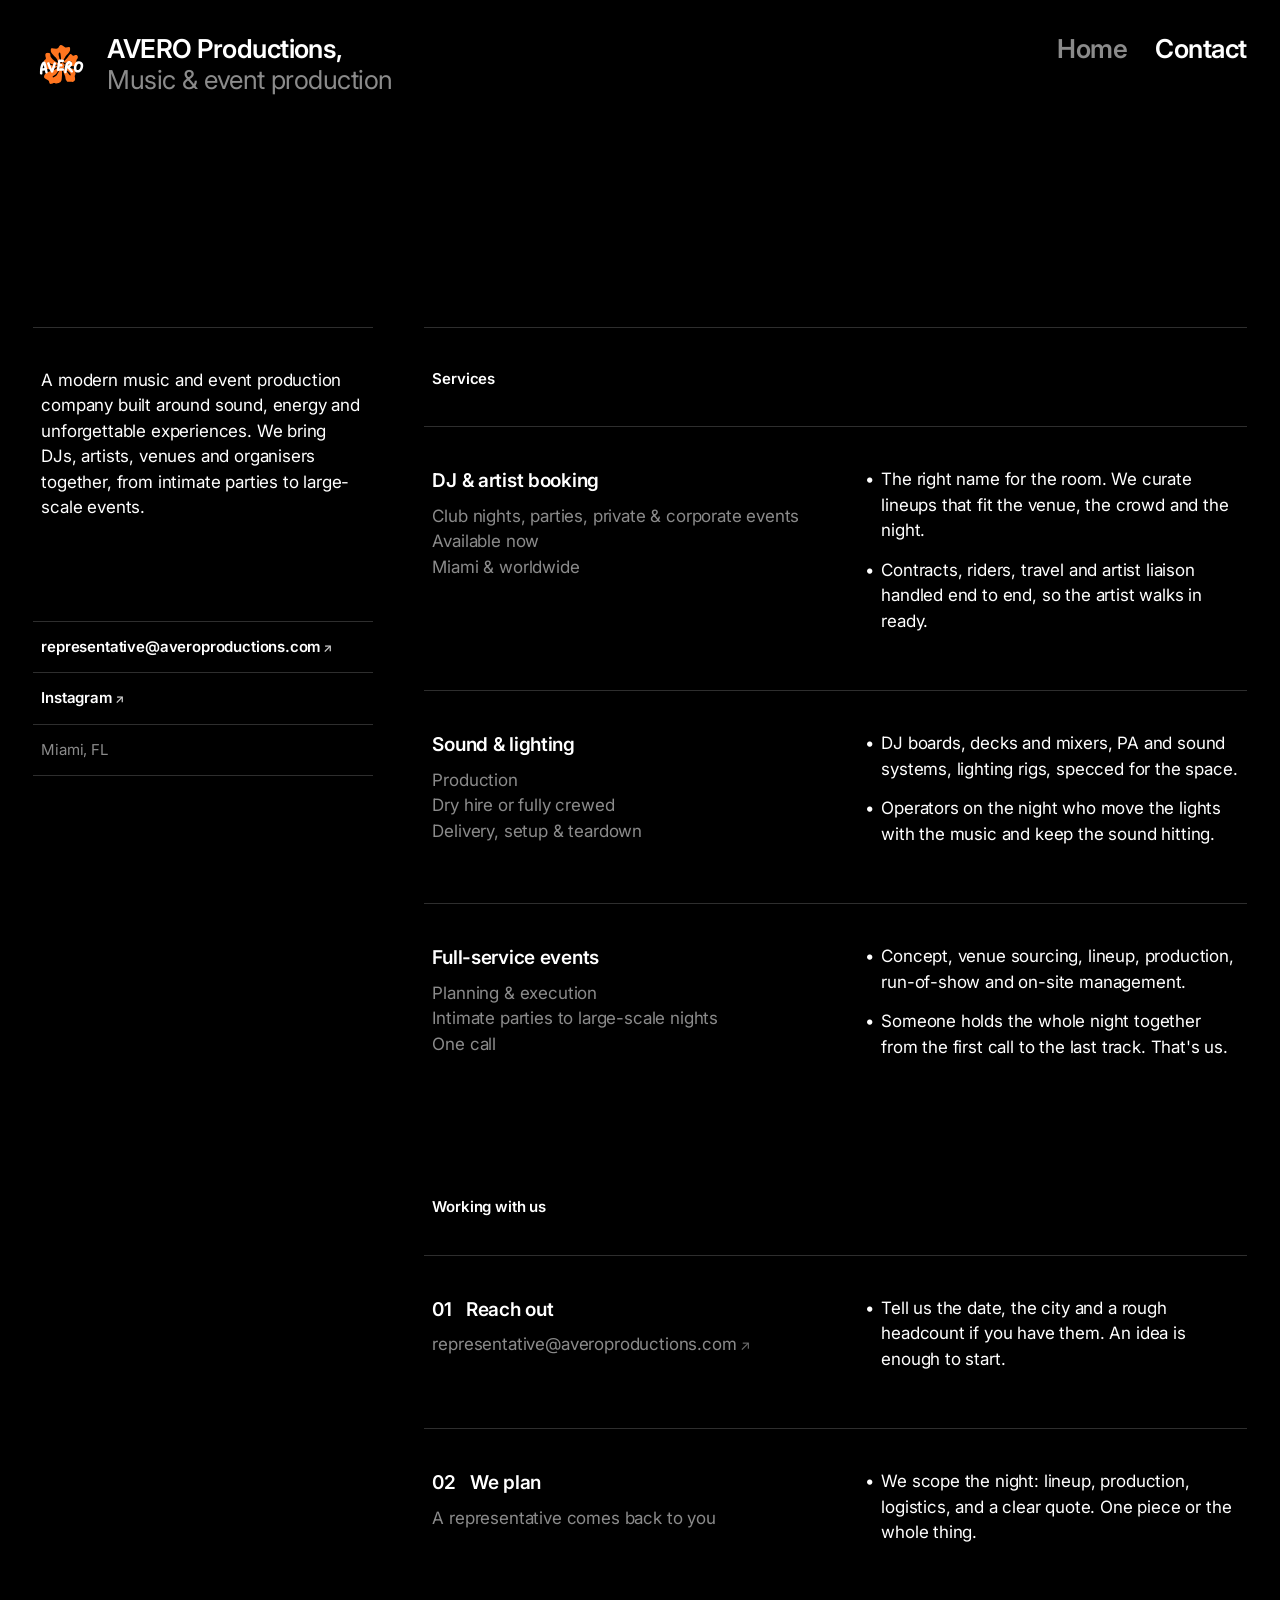
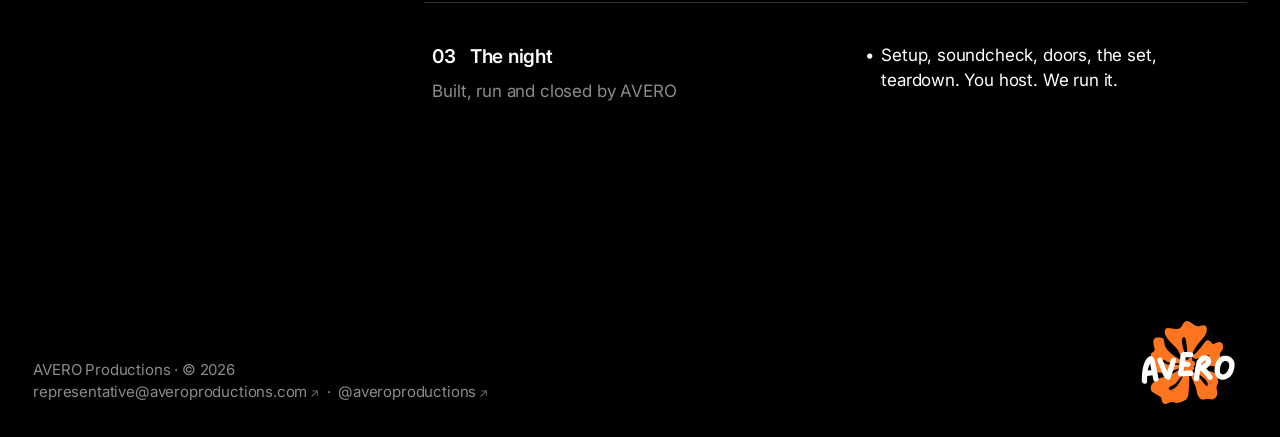
<file: index.html>
<!doctype html>
<html lang="en">
<head>
  <meta charset="utf-8">
  <meta name="viewport" content="width=device-width, initial-scale=1">
  <title>AVERO Productions</title>
  <meta name="description" content="AVERO Productions is a music and event production company. DJ & artist booking, sound and lighting, full-service events.">
  <link rel="icon" href="assets/logo/avero-white.svg" type="image/svg+xml">
  <link rel="preconnect" href="https://fonts.googleapis.com">
  <link rel="preconnect" href="https://fonts.gstatic.com" crossorigin>
  <link href="https://fonts.googleapis.com/css2?family=Inter:wght@400;600&display=swap" rel="stylesheet">
  <link rel="stylesheet" href="assets/styles.css?v=4">
</head>
<body>

<a href="#main" class="skip">Skip to content</a>

<header class="header">
  <a class="brand" href="index.html">
    <img src="assets/logo/avero-white.svg" alt="" width="56" height="39">
    <h1>AVERO Productions,<span>Music &amp; event production</span></h1>
  </a>
  <nav class="nav" aria-label="Primary">
    <a href="index.html" aria-current="page">Home</a>
    <a href="contact.html">Contact</a>
  </nav>
</header>

<main id="main" class="layout">

  <aside class="side">
    <p class="intro">A modern music and event production company built around sound, energy and unforgettable experiences. We bring DJs, artists, venues and organisers together, from intimate parties to large-scale events.</p>
    <div class="list">
      <a class="arrow" href="mailto:representative@averoproductions.com">representative@averoproductions.com</a>
      <a class="arrow" href="https://www.instagram.com/averoproductions/" target="_blank" rel="noopener">Instagram</a>
      <p>Miami, FL</p>
    </div>
  </aside>

  <div class="content">

    <section class="section" aria-labelledby="services">
      <span class="label" id="services">Services</span>

      <article class="row">
        <div>
          <h3>DJ &amp; artist booking</h3>
          <p class="meta">Club nights, parties, private &amp; corporate events<br>Available now<br>Miami &amp; worldwide</p>
        </div>
        <ul>
          <li>The right name for the room. We curate lineups that fit the venue, the crowd and the night.</li>
          <li>Contracts, riders, travel and artist liaison handled end to end, so the artist walks in ready.</li>
        </ul>
      </article>

      <article class="row">
        <div>
          <h3>Sound &amp; lighting</h3>
          <p class="meta">Production<br>Dry hire or fully crewed<br>Delivery, setup &amp; teardown</p>
        </div>
        <ul>
          <li>DJ boards, decks and mixers, PA and sound systems, lighting rigs, specced for the space.</li>
          <li>Operators on the night who move the lights with the music and keep the sound hitting.</li>
        </ul>
      </article>

      <article class="row">
        <div>
          <h3>Full-service events</h3>
          <p class="meta">Planning &amp; execution<br>Intimate parties to large-scale nights<br>One call</p>
        </div>
        <ul>
          <li>Concept, venue sourcing, lineup, production, run-of-show and on-site management.</li>
          <li>Someone holds the whole night together from the first call to the last track. That's us.</li>
        </ul>
      </article>
    </section>

    <section class="section" aria-labelledby="working">
      <span class="label" id="working">Working with us</span>

      <article class="row">
        <div>
          <h3>01 &nbsp; Reach out</h3>
          <p class="meta"><a class="arrow" href="mailto:representative@averoproductions.com">representative@averoproductions.com</a></p>
        </div>
        <ul>
          <li>Tell us the date, the city and a rough headcount if you have them. An idea is enough to start.</li>
        </ul>
      </article>

      <article class="row">
        <div>
          <h3>02 &nbsp; We plan</h3>
          <p class="meta">A representative comes back to you</p>
        </div>
        <ul>
          <li>We scope the night: lineup, production, logistics, and a clear quote. One piece or the whole thing.</li>
        </ul>
      </article>

      <article class="row">
        <div>
          <h3>03 &nbsp; The night</h3>
          <p class="meta">Built, run and closed by AVERO</p>
        </div>
        <ul>
          <li>Setup, soundcheck, doors, the set, teardown. You host. We run it.</li>
        </ul>
      </article>
    </section>

  </div>
</main>

<footer class="footer">
  <div>
    <p>AVERO Productions · © <span data-year>2026</span></p>
    <p><a class="arrow" href="mailto:representative@averoproductions.com">representative@averoproductions.com</a> &nbsp;·&nbsp; <a class="arrow" href="https://www.instagram.com/averoproductions/" target="_blank" rel="noopener">@averoproductions</a></p>
  </div>
  <img src="assets/logo/avero-white.svg" alt="AVERO" width="120" height="83">
</footer>

<script src="assets/main.js" defer></script>
</body>
</html>
</file>
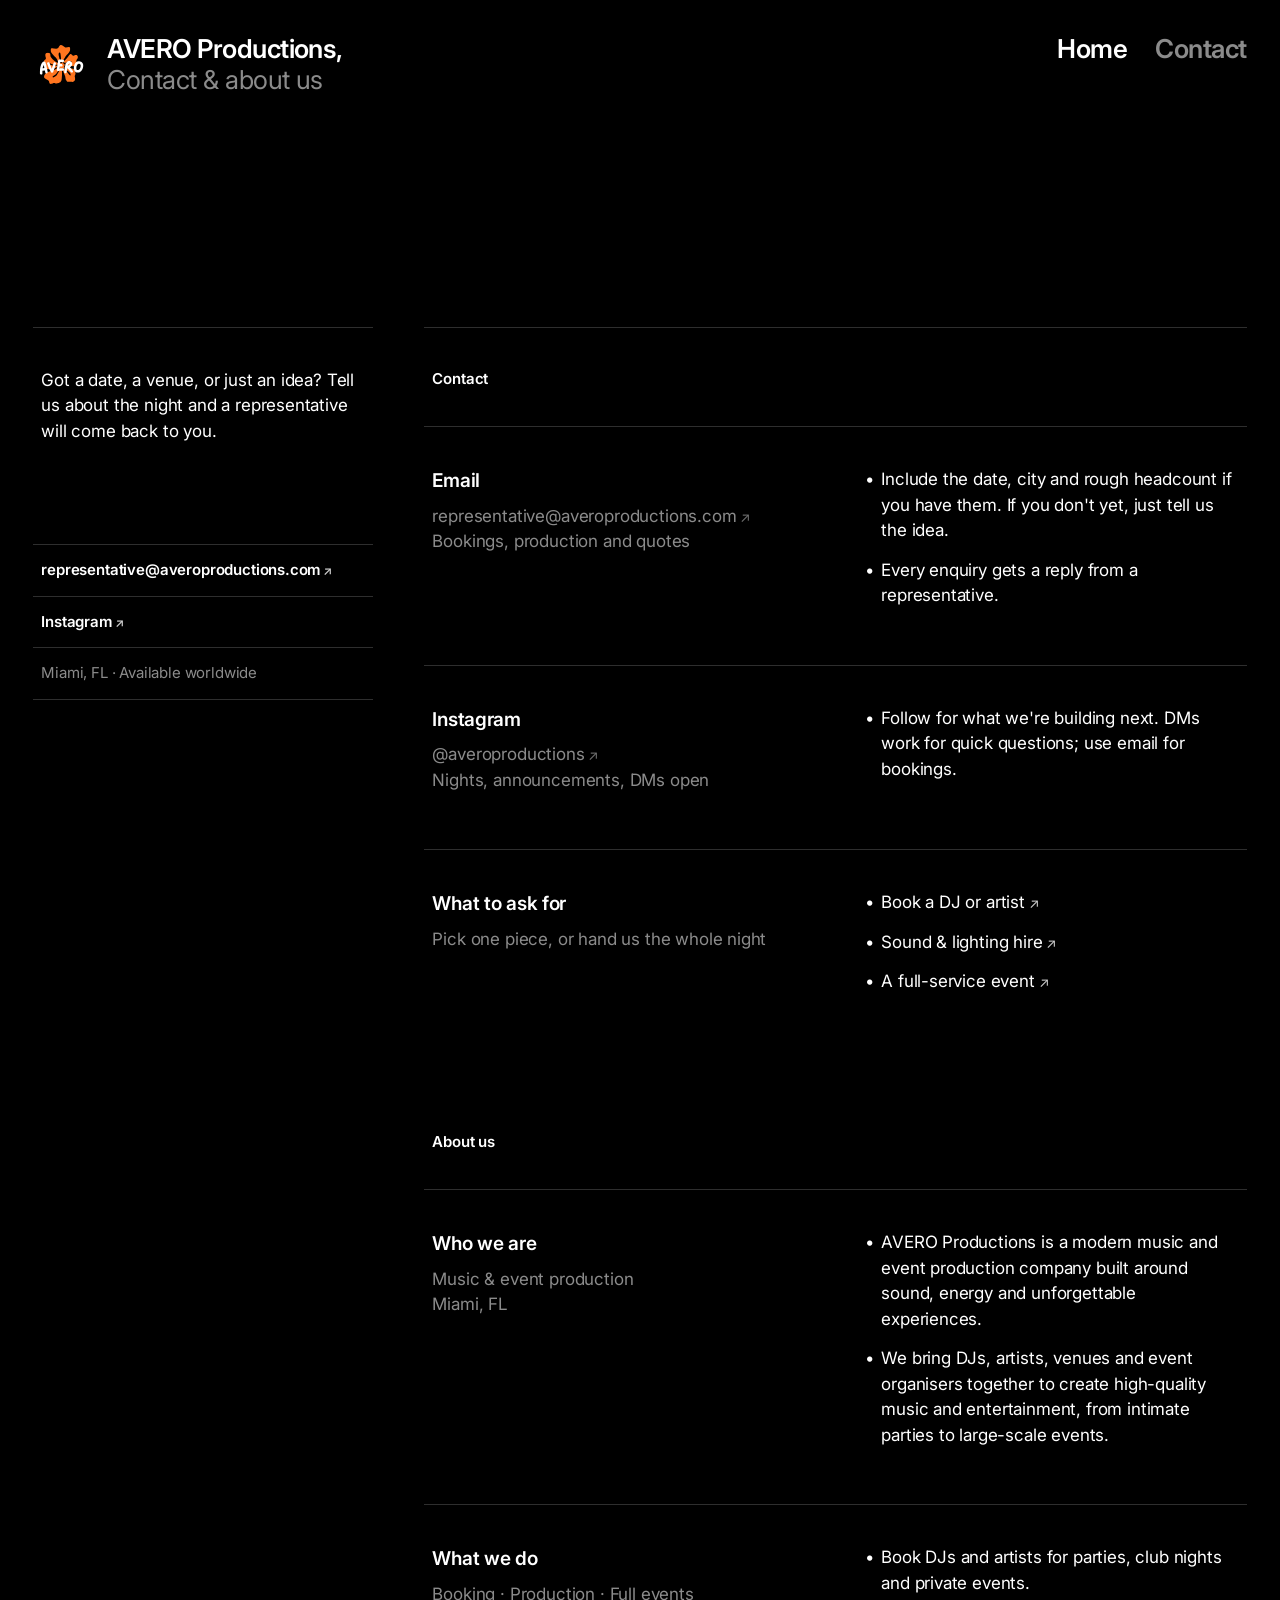
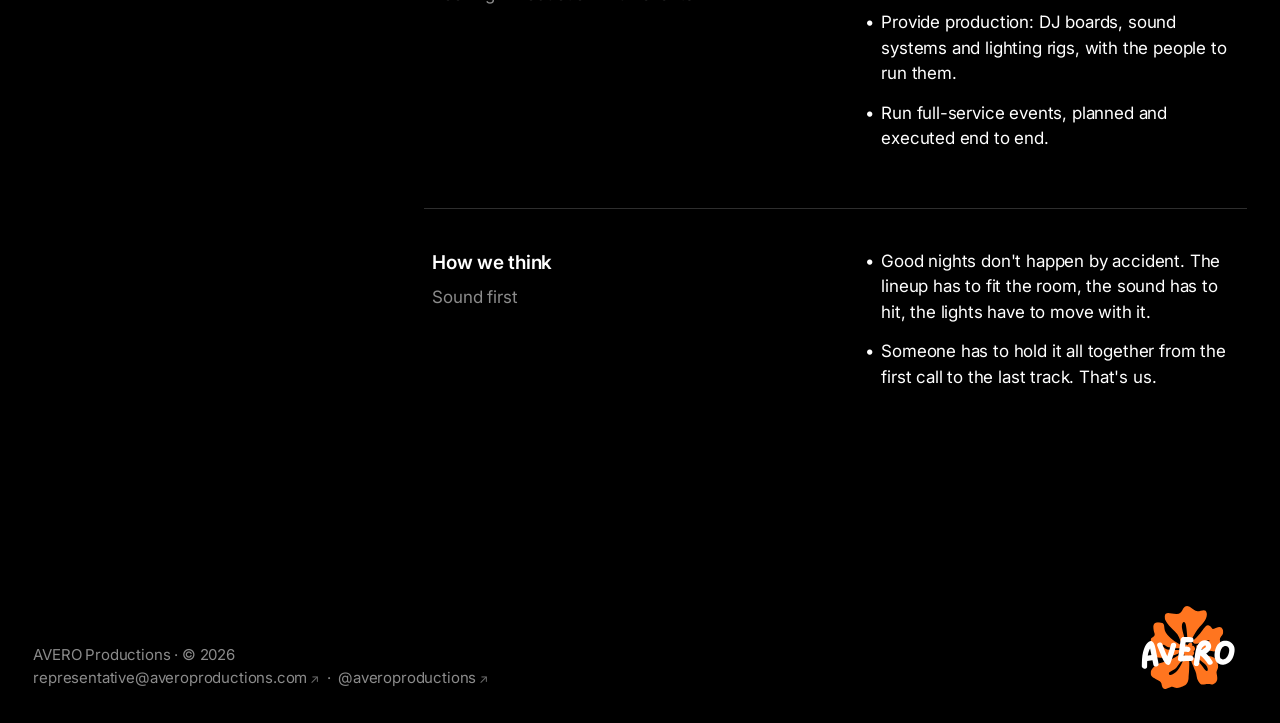
<file: contact.html>
<!doctype html>
<html lang="en">
<head>
  <meta charset="utf-8">
  <meta name="viewport" content="width=device-width, initial-scale=1">
  <title>Contact — AVERO Productions</title>
  <meta name="description" content="Get in touch with AVERO Productions. Email representative@averoproductions.com or find us on Instagram @averoproductions.">
  <link rel="icon" href="assets/logo/avero-white.svg" type="image/svg+xml">
  <link rel="preconnect" href="https://fonts.googleapis.com">
  <link rel="preconnect" href="https://fonts.gstatic.com" crossorigin>
  <link href="https://fonts.googleapis.com/css2?family=Inter:wght@400;600&display=swap" rel="stylesheet">
  <link rel="stylesheet" href="assets/styles.css?v=4">
</head>
<body>

<a href="#main" class="skip">Skip to content</a>

<header class="header">
  <a class="brand" href="index.html">
    <img src="assets/logo/avero-white.svg" alt="" width="56" height="39">
    <h1>AVERO Productions,<span>Contact &amp; about us</span></h1>
  </a>
  <nav class="nav" aria-label="Primary">
    <a href="index.html">Home</a>
    <a href="contact.html" aria-current="page">Contact</a>
  </nav>
</header>

<main id="main" class="layout">

  <aside class="side">
    <p class="intro">Got a date, a venue, or just an idea? Tell us about the night and a representative will come back to you.</p>
    <div class="list">
      <a class="arrow" href="mailto:representative@averoproductions.com?subject=Booking%20enquiry">representative@averoproductions.com</a>
      <a class="arrow" href="https://www.instagram.com/averoproductions/" target="_blank" rel="noopener">Instagram</a>
      <p>Miami, FL · Available worldwide</p>
    </div>
  </aside>

  <div class="content">

    <section class="section" aria-labelledby="contact">
      <span class="label" id="contact">Contact</span>

      <article class="row">
        <div>
          <h3>Email</h3>
          <p class="meta"><a class="arrow" href="mailto:representative@averoproductions.com?subject=Booking%20enquiry">representative@averoproductions.com</a><br>Bookings, production and quotes</p>
        </div>
        <ul>
          <li>Include the date, city and rough headcount if you have them. If you don't yet, just tell us the idea.</li>
          <li>Every enquiry gets a reply from a representative.</li>
        </ul>
      </article>

      <article class="row">
        <div>
          <h3>Instagram</h3>
          <p class="meta"><a class="arrow" href="https://www.instagram.com/averoproductions/" target="_blank" rel="noopener">@averoproductions</a><br>Nights, announcements, DMs open</p>
        </div>
        <ul>
          <li>Follow for what we're building next. DMs work for quick questions; use email for bookings.</li>
        </ul>
      </article>

      <article class="row">
        <div>
          <h3>What to ask for</h3>
          <p class="meta">Pick one piece, or hand us the whole night</p>
        </div>
        <ul>
          <li><a class="arrow" href="mailto:representative@averoproductions.com?subject=Book%20a%20DJ">Book a DJ or artist</a></li>
          <li><a class="arrow" href="mailto:representative@averoproductions.com?subject=Sound%20%26%20lighting%20hire">Sound &amp; lighting hire</a></li>
          <li><a class="arrow" href="mailto:representative@averoproductions.com?subject=Full%20event%20enquiry">A full-service event</a></li>
        </ul>
      </article>
    </section>

    <section class="section" aria-labelledby="about">
      <span class="label" id="about">About us</span>

      <article class="row">
        <div>
          <h3>Who we are</h3>
          <p class="meta">Music &amp; event production<br>Miami, FL</p>
        </div>
        <ul>
          <li>AVERO Productions is a modern music and event production company built around sound, energy and unforgettable experiences.</li>
          <li>We bring DJs, artists, venues and event organisers together to create high-quality music and entertainment, from intimate parties to large-scale events.</li>
        </ul>
      </article>

      <article class="row">
        <div>
          <h3>What we do</h3>
          <p class="meta">Booking · Production · Full events</p>
        </div>
        <ul>
          <li>Book DJs and artists for parties, club nights and private events.</li>
          <li>Provide production: DJ boards, sound systems and lighting rigs, with the people to run them.</li>
          <li>Run full-service events, planned and executed end to end.</li>
        </ul>
      </article>

      <article class="row">
        <div>
          <h3>How we think</h3>
          <p class="meta">Sound first</p>
        </div>
        <ul>
          <li>Good nights don't happen by accident. The lineup has to fit the room, the sound has to hit, the lights have to move with it.</li>
          <li>Someone has to hold it all together from the first call to the last track. That's us.</li>
        </ul>
      </article>
    </section>

  </div>
</main>

<footer class="footer">
  <div>
    <p>AVERO Productions · © <span data-year>2026</span></p>
    <p><a class="arrow" href="mailto:representative@averoproductions.com">representative@averoproductions.com</a> &nbsp;·&nbsp; <a class="arrow" href="https://www.instagram.com/averoproductions/" target="_blank" rel="noopener">@averoproductions</a></p>
  </div>
  <img src="assets/logo/avero-white.svg" alt="AVERO" width="120" height="83">
</footer>

<script src="assets/main.js" defer></script>
</body>
</html>
</file>
<file: assets/styles.css>
/* AVERO — dark résumé-style layout
   Black / white / grey, hairlines, sidebar + content rows. Orange only in the logo and on hover. */

:root {
  --bg: #000;
  --fg: #fff;
  --muted: #8b8b8b;
  --line: rgba(255, 255, 255, 0.18);
  --orange: #ff751f;
  --pad: clamp(20px, 2.6vw, 40px);
  --side: 340px;
  --gap: clamp(32px, 4vw, 64px);
}

* { box-sizing: border-box; }
html { scroll-behavior: smooth; }
@media (prefers-reduced-motion: reduce) { html { scroll-behavior: auto; } }

body {
  margin: 0;
  background: var(--bg);
  color: var(--fg);
  font-family: "Inter", system-ui, -apple-system, sans-serif;
  font-size: 17px;
  line-height: 1.5;
  letter-spacing: -0.01em;
  -webkit-font-smoothing: antialiased;
}
a { color: inherit; text-decoration: none; }
a:focus-visible { outline: 2px solid var(--orange); outline-offset: 3px; }
p { margin: 0; }
ul { margin: 0; padding: 0; list-style: none; }
::selection { background: var(--orange); color: #000; }

.muted { color: var(--muted); }
.label { font-weight: 600; font-size: 15px; }

/* ---------- arrow links ---------- */
.arrow::after { content: "\00a0\2197"; font-size: 0.8em; opacity: .8; }
a.arrow:hover { color: var(--orange); }

/* ---------- header ---------- */
.header {
  display: flex; justify-content: space-between; align-items: flex-start;
  padding: var(--pad);
}
.brand { display: flex; align-items: center; gap: 18px; }
.brand img { width: 56px; height: auto; flex: none; }
.brand h1 { margin: 0; font-size: 26px; font-weight: 600; line-height: 1.2; letter-spacing: -0.02em; }
.brand h1 span { display: block; font-weight: 400; color: var(--muted); }
.nav { display: flex; gap: 28px; font-size: 26px; font-weight: 600; letter-spacing: -0.02em; line-height: 1.2; }
.nav a:hover { color: var(--orange); }
.nav a[aria-current="page"] { color: var(--muted); }
@media (max-width: 640px) {
  .header { flex-direction: column; gap: 20px; }
  .brand h1, .nav { font-size: 21px; }
}

/* ---------- two columns ---------- */
.layout {
  display: grid;
  grid-template-columns: var(--side) 1fr;
  gap: var(--gap);
  padding: clamp(80px, 22vh, 220px) var(--pad) 0;
}
.side, .content { border-top: 1px solid var(--line); }
.side { padding-top: 40px; }
.side .intro { padding: 0 8px 100px; max-width: 34ch; }
.side .list { border-top: 1px solid var(--line); }
.side .list a, .side .list p {
  display: block; padding: 14px 8px;
  border-bottom: 1px solid var(--line);
  font-size: 15px; font-weight: 600;
}
.side .list p { font-weight: 400; color: var(--muted); }
@media (max-width: 900px) {
  .layout { grid-template-columns: 1fr; padding-top: 60px; }
  .side .intro { padding-bottom: 48px; }
}

/* ---------- content sections ---------- */
.content { padding-top: 40px; }
.section + .section { margin-top: 80px; }
.section > .label { display: block; padding: 0 8px 36px; }
.row {
  display: grid; grid-template-columns: 1fr 1fr; gap: var(--gap);
  padding: 40px 8px 56px;
  border-top: 1px solid var(--line);
}
.row h3 { margin: 0 0 8px; font-size: 19px; font-weight: 600; letter-spacing: -0.015em; }
.row .meta { color: var(--muted); }
.row .meta a:hover { color: var(--orange); }
.row ul li { position: relative; padding-left: 20px; margin-bottom: 14px; }
.row ul li::before { content: "\2022"; position: absolute; left: 4px; }
.row ul li:last-child { margin-bottom: 0; }
@media (max-width: 640px) {
  .row { grid-template-columns: 1fr; gap: 20px; padding: 28px 8px 36px; }
}

/* ---------- footer ---------- */
.footer {
  display: flex; justify-content: space-between; align-items: flex-end; gap: 24px;
  padding: 160px var(--pad) var(--pad);
  font-size: 15px; color: var(--muted);
}
.footer img { width: 120px; height: auto; }
.footer a:hover { color: var(--orange); }
@media (max-width: 640px) { .footer { flex-direction: column; align-items: flex-start; padding-top: 80px; } }

.skip { position: fixed; top: -100px; left: var(--pad); z-index: 100; background: var(--fg); color: var(--bg); padding: 8px 12px; }
.skip:focus { top: var(--pad); }
</file>
